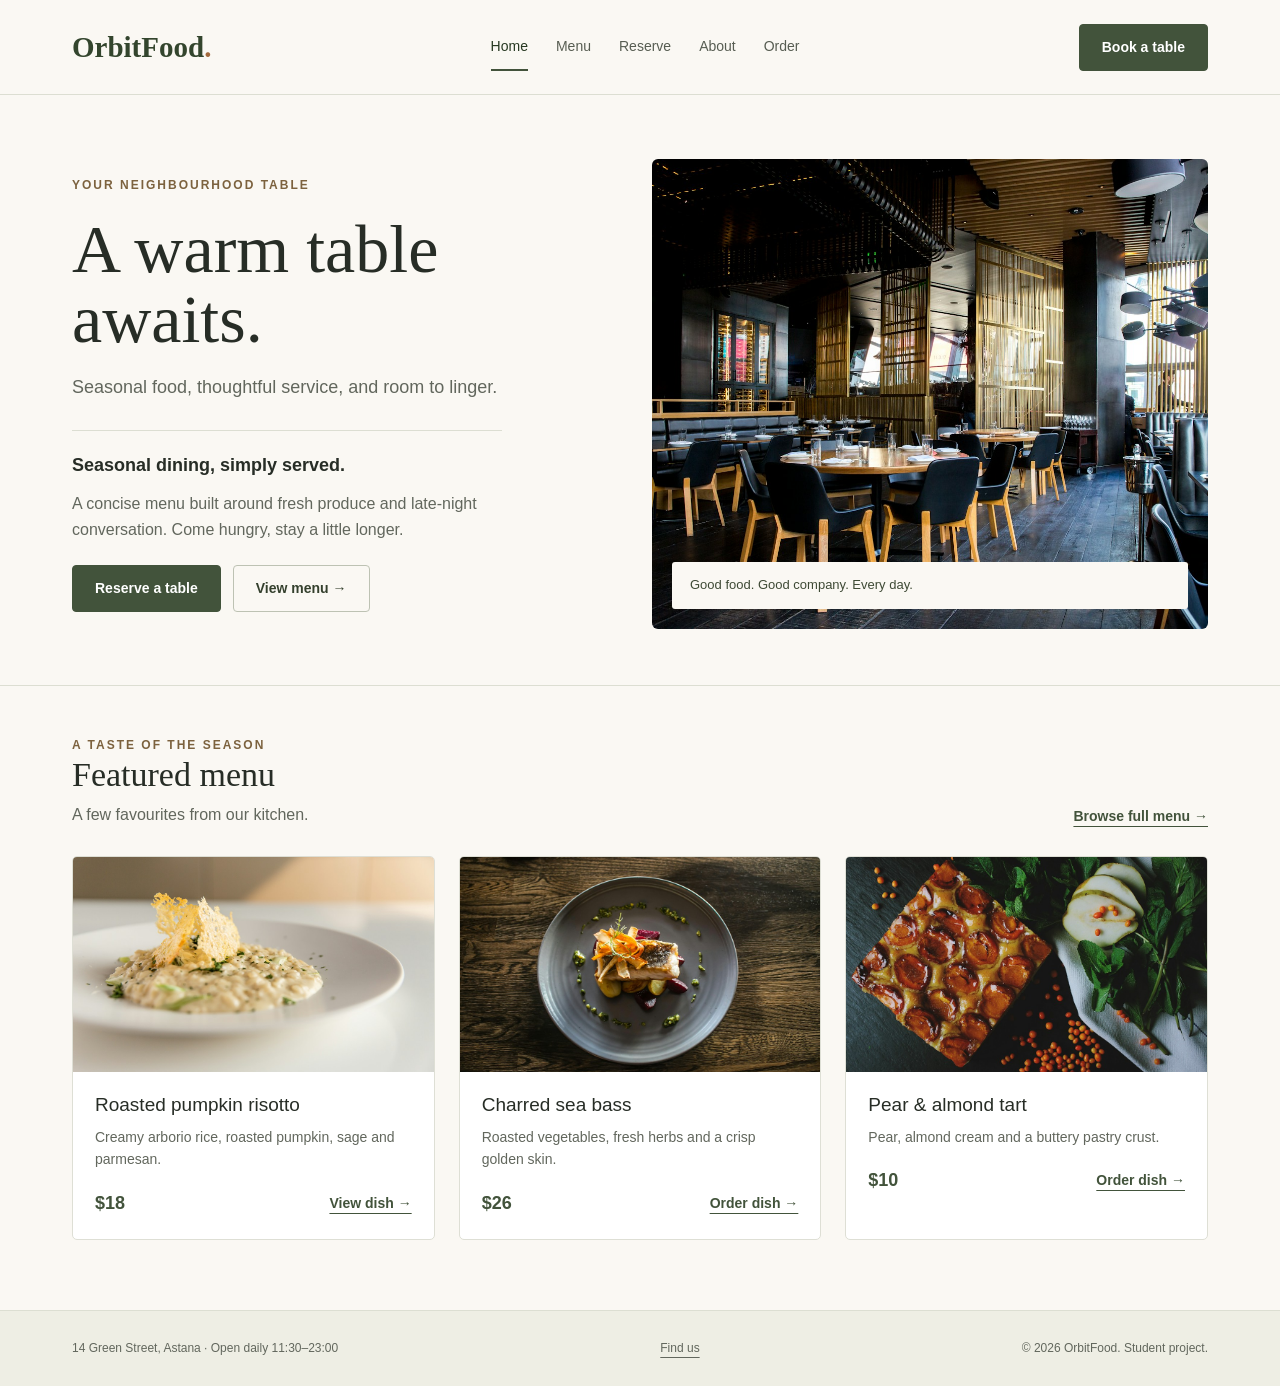
<file: index.html>
<!DOCTYPE html>
<html lang="en">
<head>
    <meta charset="UTF-8">
    <meta name="viewport" content="width=device-width, initial-scale=1.0">
    <meta name="description" content="Seasonal dining, simply served at OrbitFood, a seasonal restaurant website made for the Web Technologies I midterm.">
    <title>Seasonal dining, simply served | OrbitFood</title>
    <link rel="stylesheet" href="bootstrap/bootstrap.css">
    <link rel="stylesheet" href="css/style.css">
</head>
<body>
    <a class="skip-link" href="#main">Skip to content</a>
    <header class="header">
        <nav class="container navigation" aria-label="Main navigation">
            <a class="logo" href="index.html">OrbitFood<span>.</span></a>
            <ul class="nav-list">
                <li><a href="index.html" class="active" aria-current="page">Home</a></li>
                <li><a href="menu.html">Menu</a></li>
                <li><a href="reservation.html">Reserve</a></li>
                <li><a href="about.html">About</a></li>
                <li><a href="order.html">Order</a></li>
            </ul>
            <a class="btn btn-dark" href="reservation.html">Book a table</a>
        </nav>
    </header>

    <main id="main">
        <section class="hero">
            <div class="container">
                <div class="row align-items-center gx-4 gy-5">
                    <div class="col-md-6">
                        <p class="eyebrow">Your neighbourhood table</p>
                        <h1 id="home-title">A warm table<br>awaits.</h1>
                        <p class="intro">Seasonal food, thoughtful service, and room to linger.</p>
                        <div class="hero-note">
                            <h2>Seasonal dining, simply served.</h2>
                            <p>A concise menu built around fresh produce and late-night conversation. Come hungry, stay a little longer.</p>
                            <div class="buttons">
                                <a class="btn btn-dark" href="reservation.html">Reserve a table</a>
                                <a class="btn btn-outline-dark" href="menu.html">View menu &rarr;</a>
                            </div>
                        </div>
                    </div>
                    <div class="col-md-6">
                        <figure class="hero-photo">
                            <img src="images/restaurant.jpg" alt="Warm restaurant interior with wooden tables and soft lighting" width="700" height="700">
                            <figcaption class="photo-label">Good food. Good company. Every day.</figcaption>
                        </figure>
                    </div>
                </div>
            </div>
        </section>
        <section class="section" id="featured">
            <div class="container">
                <div class="section-head">
                    <div>
                        <p class="eyebrow">A taste of the season</p>
                        <h2>Featured menu</h2>
                        <p>A few favourites from our kitchen.</p>
                    </div>
                    <a class="text-link" href="menu.html">Browse full menu &rarr;</a>
                </div>
                <div class="food-grid">
                    <article class="food-card" id="risotto">
                        <img src="images/risotto.jpg" alt="Creamy risotto served on a white plate" width="600" height="400" loading="lazy">
                        <div class="food-info">
                            <h3><a href="dish.html">Roasted pumpkin risotto</a></h3>
                            <p>Creamy arborio rice, roasted pumpkin, sage and parmesan.</p>
                            <div class="food-bottom">
                                <span class="price">$18</span>
                                <a class="text-link" href="dish.html">View dish &rarr;</a>
                            </div>
                        </div>
                    </article>
                    <article class="food-card" id="fish">
                        <img src="images/fish.jpg" alt="Sea bass with roasted vegetables on a grey plate" width="600" height="400" loading="lazy">
                        <div class="food-info">
                            <h3><a href="menu.html#fish">Charred sea bass</a></h3>
                            <p>Roasted vegetables, fresh herbs and a crisp golden skin.</p>
                            <div class="food-bottom">
                                <span class="price">$26</span>
                                <a class="text-link" href="order.html#fish-choice">Order dish &rarr;</a>
                            </div>
                        </div>
                    </article>
                    <article class="food-card" id="tart">
                        <img src="images/tart.jpg" alt="Fruit tart served with sliced pear and fresh mint" width="600" height="400" loading="lazy">
                        <div class="food-info">
                            <h3><a href="menu.html#tart">Pear &amp; almond tart</a></h3>
                            <p>Pear, almond cream and a buttery pastry crust.</p>
                            <div class="food-bottom">
                                <span class="price">$10</span>
                                <a class="text-link" href="order.html#tart-choice">Order dish &rarr;</a>
                            </div>
                        </div>
                    </article>
                </div>
            </div>
        </section>
    </main>

    <footer class="footer">
        <div class="container footer-content">
            <p>14 Green Street, Astana <span aria-hidden="true">&middot;</span> Open daily 11:30&ndash;23:00</p>
            <a href="about.html#location">Find us</a>
            <p>&copy; 2026 OrbitFood. Student project.</p>
        </div>
    </footer>
</body>
</html>
</file>
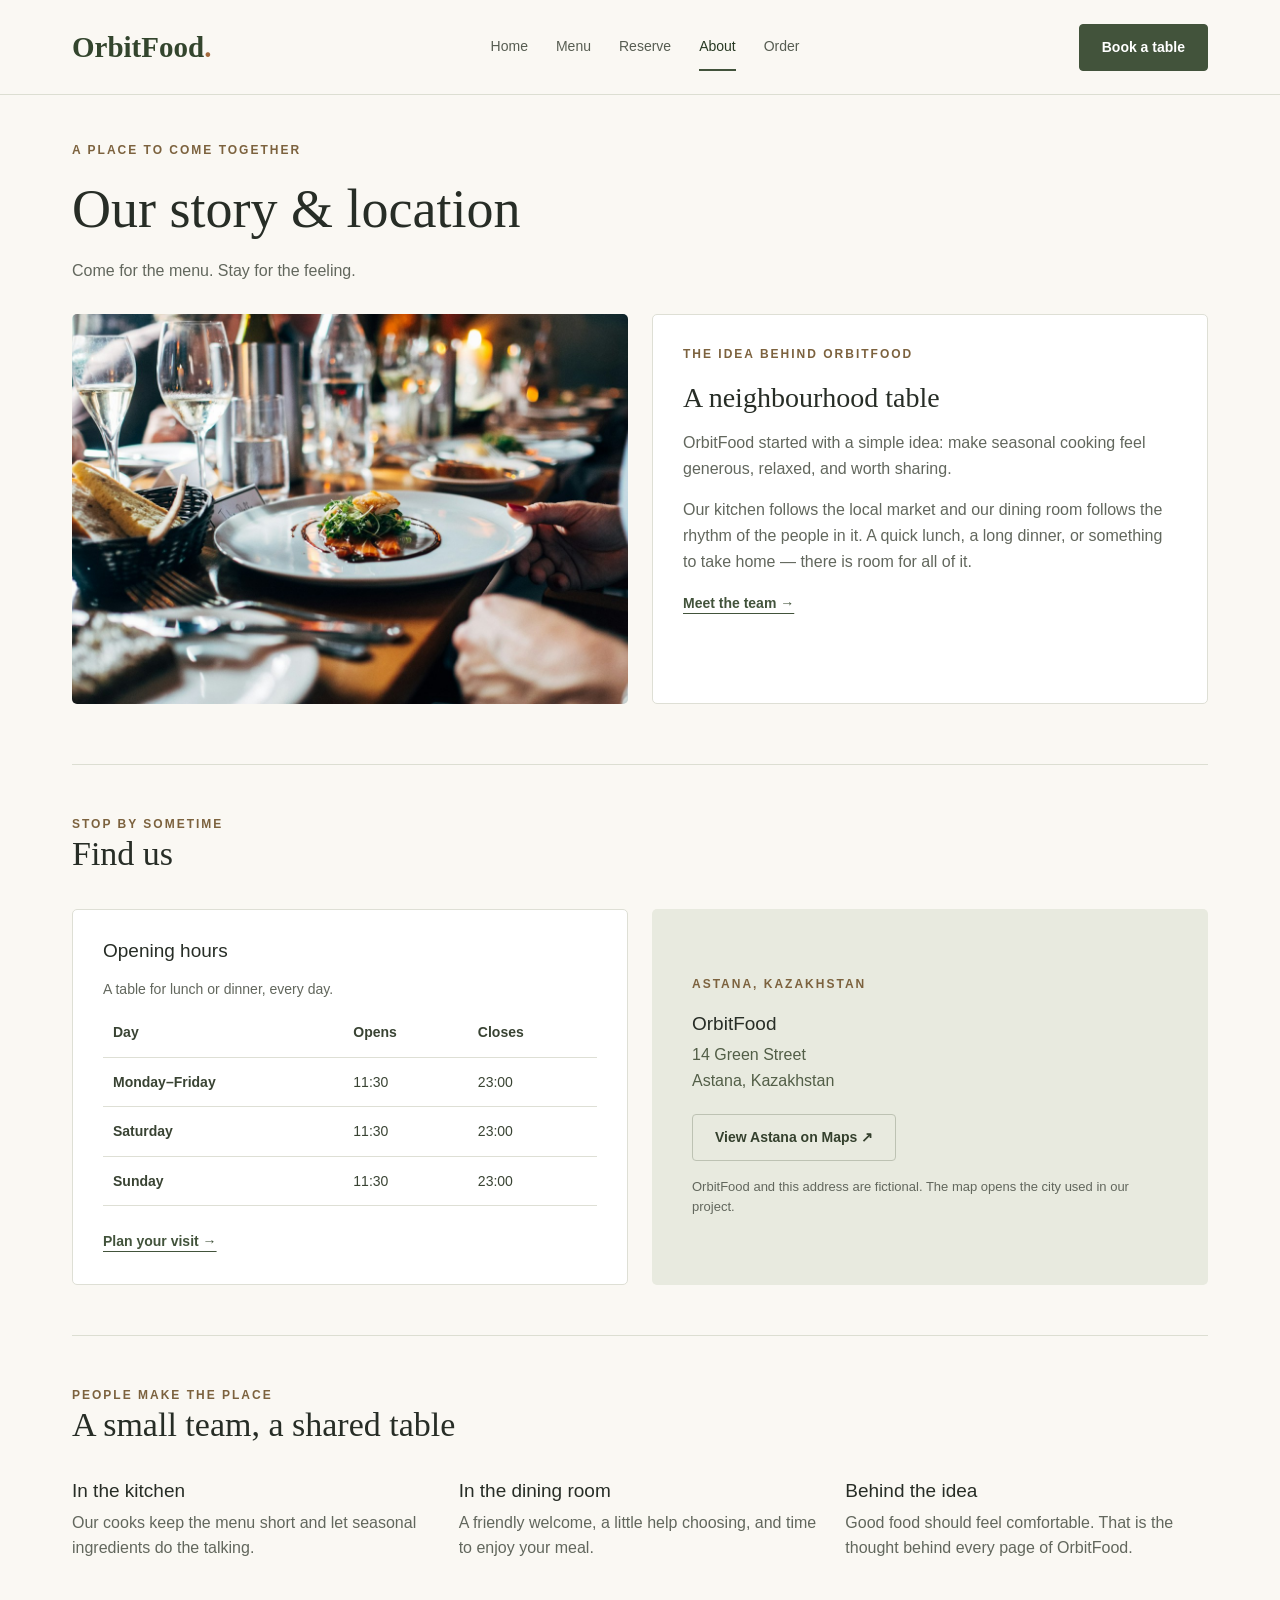
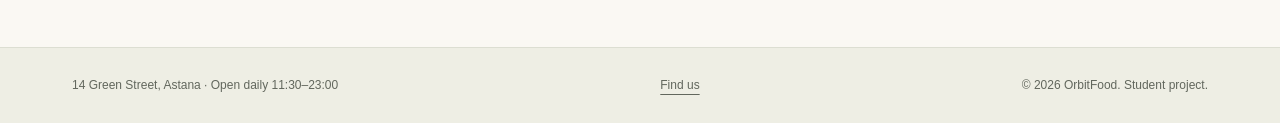
<file: about.html>
<!DOCTYPE html>
<html lang="en">
<head>
    <meta charset="UTF-8">
    <meta name="viewport" content="width=device-width, initial-scale=1.0">
    <meta name="description" content="Our story and location at OrbitFood, a seasonal restaurant website made for the Web Technologies I midterm.">
    <title>Our story and location | OrbitFood</title>
    <link rel="stylesheet" href="bootstrap/bootstrap.css">
    <link rel="stylesheet" href="css/style.css">
</head>
<body>
    <a class="skip-link" href="#main">Skip to content</a>
    <header class="header">
        <nav class="container navigation" aria-label="Main navigation">
            <a class="logo" href="index.html">OrbitFood<span>.</span></a>
            <ul class="nav-list">
                <li><a href="index.html">Home</a></li>
                <li><a href="menu.html">Menu</a></li>
                <li><a href="reservation.html">Reserve</a></li>
                <li><a href="about.html" class="active" aria-current="page">About</a></li>
                <li><a href="order.html">Order</a></li>
            </ul>
            <a class="btn btn-dark" href="reservation.html">Book a table</a>
        </nav>
    </header>

    <main id="main">
        <div class="container">
            <header class="page-top">
                <p class="eyebrow">A place to come together</p>
                <h1>Our story &amp; location</h1>
                <p>Come for the menu. Stay for the feeling.</p>
            </header>
            <section class="page-content row g-4 align-items-stretch" aria-labelledby="story-title">
                <div class="col-md-6">
                    <img class="page-photo" src="images/table.jpg" alt="An inviting restaurant table set for dinner" width="700" height="500">
                </div>
                <div class="col-md-6">
                    <div class="panel">
                        <p class="eyebrow">The idea behind OrbitFood</p>
                        <h2 id="story-title">A neighbourhood table</h2>
                        <p>OrbitFood started with a simple idea: make seasonal cooking feel generous, relaxed, and worth sharing.</p>
                        <p>Our kitchen follows the local market and our dining room follows the rhythm of the people in it. A quick lunch, a long dinner, or something to take home &mdash; there is room for all of it.</p>
                        <a class="text-link" href="#team">Meet the team &rarr;</a>
                    </div>
                </div>
            </section>
            <section class="section" id="location">
                <div class="section-head">
                    <div>
                        <p class="eyebrow">Stop by sometime</p>
                        <h2>Find us</h2>
                    </div>
                </div>
                <div class="row g-4">
                    <div class="col-md-6">
                        <div class="panel">
                            <h3 class="mb-3">Opening hours</h3>
                            <div class="table-responsive">
                                <table class="table hours">
                                    <caption>A table for lunch or dinner, every day.</caption>
                                    <thead>
                                        <tr>
                                            <th scope="col">Day</th>
                                            <th scope="col">Opens</th>
                                            <th scope="col">Closes</th>
                                        </tr>
                                    </thead>
                                    <tbody>
                                        <tr>
                                            <th scope="row">Monday&ndash;Friday</th>
                                            <td>11:30</td>
                                            <td>23:00</td>
                                        </tr>
                                        <tr>
                                            <th scope="row">Saturday</th>
                                            <td>11:30</td>
                                            <td>23:00</td>
                                        </tr>
                                        <tr>
                                            <th scope="row">Sunday</th>
                                            <td>11:30</td>
                                            <td>23:00</td>
                                        </tr>
                                    </tbody>
                                </table>
                            </div>
                            <a class="text-link d-inline-block mt-4" href="reservation.html">Plan your visit &rarr;</a>
                        </div>
                    </div>
                    <div class="col-md-6">
                        <div class="location">
                            <p class="eyebrow">Astana, Kazakhstan</p>
                            <h3>OrbitFood</h3>
                            <address>14 Green Street<br>Astana, Kazakhstan</address>
                            <a class="btn btn-outline-dark" href="https://www.google.com/maps/search/?api=1&amp;query=Astana%2C%20Kazakhstan" target="_blank" rel="noopener noreferrer">View Astana on Maps &nearr;</a>
                            <p class="small-note">OrbitFood and this address are fictional. The map opens the city used in our project.</p>
                        </div>
                    </div>
                </div>
            </section>
            <section class="section" id="team">
                <div class="section-head">
                    <div>
                        <p class="eyebrow">People make the place</p>
                        <h2>A small team, a shared table</h2>
                    </div>
                </div>
                <div class="row g-4">
                    <div class="col-md-4">
                        <h3>In the kitchen</h3>
                        <p>Our cooks keep the menu short and let seasonal ingredients do the talking.</p>
                    </div>
                    <div class="col-md-4">
                        <h3>In the dining room</h3>
                        <p>A friendly welcome, a little help choosing, and time to enjoy your meal.</p>
                    </div>
                    <div class="col-md-4">
                        <h3>Behind the idea</h3>
                        <p>Good food should feel comfortable. That is the thought behind every page of OrbitFood.</p>
                    </div>
                </div>
            </section>
        </div>
    </main>

    <footer class="footer">
        <div class="container footer-content">
            <p>14 Green Street, Astana <span aria-hidden="true">&middot;</span> Open daily 11:30&ndash;23:00</p>
            <a href="about.html#location">Find us</a>
            <p>&copy; 2026 OrbitFood. Student project.</p>
        </div>
    </footer>
</body>
</html>
</file>
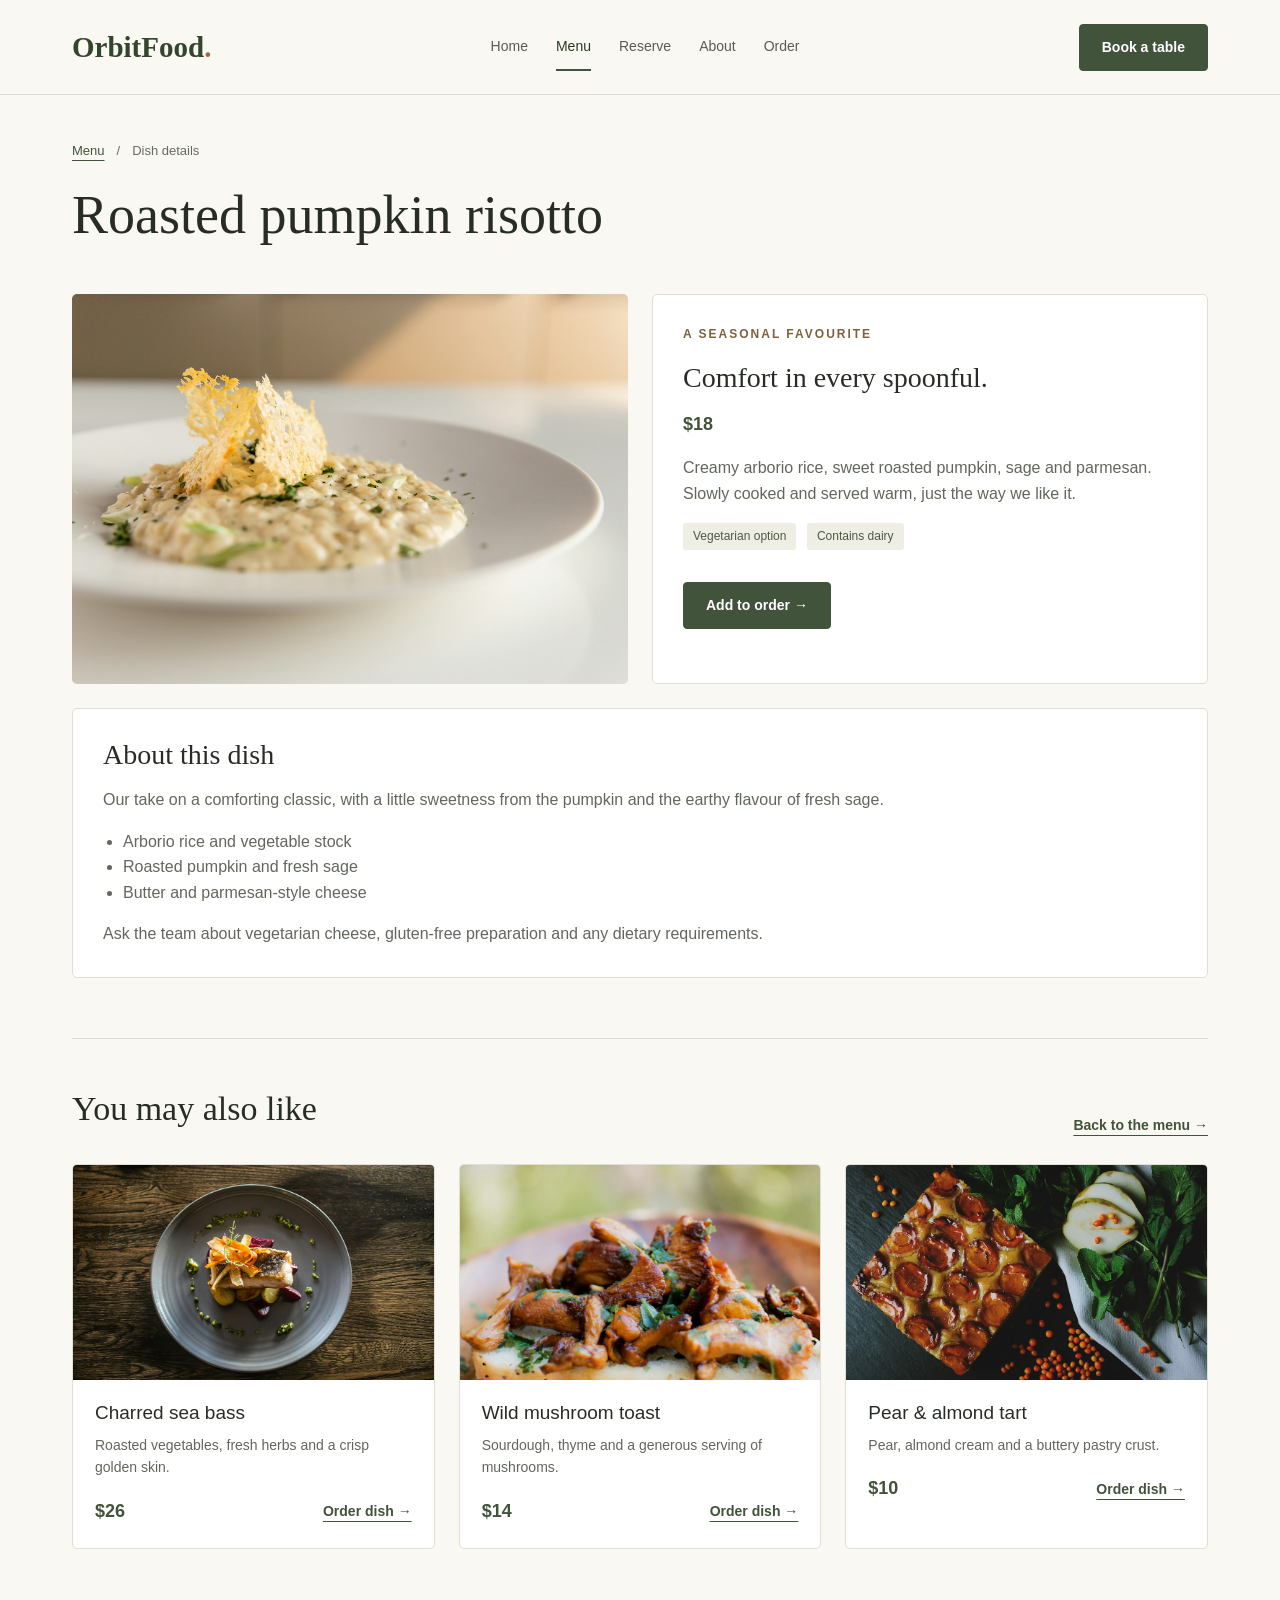
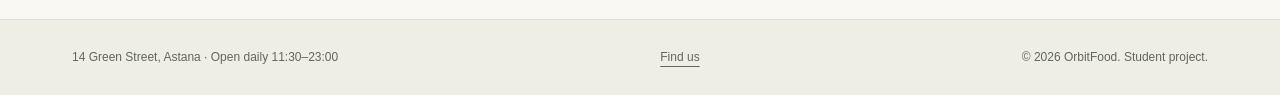
<file: dish.html>
<!DOCTYPE html>
<html lang="en">
<head>
    <meta charset="UTF-8">
    <meta name="viewport" content="width=device-width, initial-scale=1.0">
    <meta name="description" content="Roasted pumpkin risotto at OrbitFood, a seasonal restaurant website made for the Web Technologies I midterm.">
    <title>Roasted pumpkin risotto | OrbitFood</title>
    <link rel="stylesheet" href="bootstrap/bootstrap.css">
    <link rel="stylesheet" href="css/style.css">
</head>
<body>
    <a class="skip-link" href="#main">Skip to content</a>
    <header class="header">
        <nav class="container navigation" aria-label="Main navigation">
            <a class="logo" href="index.html">OrbitFood<span>.</span></a>
            <ul class="nav-list">
                <li><a href="index.html">Home</a></li>
                <li><a href="menu.html" class="active">Menu</a></li>
                <li><a href="reservation.html">Reserve</a></li>
                <li><a href="about.html">About</a></li>
                <li><a href="order.html">Order</a></li>
            </ul>
            <a class="btn btn-dark" href="reservation.html">Book a table</a>
        </nav>
    </header>

    <main id="main">
        <div class="container">
            <header class="page-top">
                <nav aria-label="Breadcrumb">
                    <ol class="crumbs">
                    <li><a href="menu.html">Menu</a></li>
                        <li aria-hidden="true">/</li>
                        <li aria-current="page">Dish details</li>
                    </ol>
                </nav>
                <h1>Roasted pumpkin risotto</h1>
            </header>
            <div class="page-content">
                <div class="row g-4 align-items-stretch">
                    <div class="col-md-6">
                        <img class="page-photo" src="images/risotto.jpg" alt="Creamy risotto with herbs and a parmesan crisp on a white plate" width="700" height="500">
                    </div>
                    <div class="col-md-6">
                        <section class="panel">
                            <p class="eyebrow">A seasonal favourite</p>
                            <h2>Comfort in every spoonful.</h2>
                            <p class="price mb-3">$18</p>
                            <p>Creamy arborio rice, sweet roasted pumpkin, sage and parmesan. Slowly cooked and served warm, just the way we like it.</p>
                            <span class="tag">Vegetarian option</span>
                            <span class="tag">Contains dairy</span>
                            <div class="buttons">
                                <a class="btn btn-dark" href="order.html#risotto-choice">Add to order &rarr;</a>
                            </div>
                        </section>
                    </div>
                </div>
                <section class="panel mt-4">
                    <h2>About this dish</h2>
                    <p>Our take on a comforting classic, with a little sweetness from the pumpkin and the earthy flavour of fresh sage.</p>
                    <ul class="details-list mb-3">
                        <li>Arborio rice and vegetable stock</li>
                        <li>Roasted pumpkin and fresh sage</li>
                        <li>Butter and parmesan-style cheese</li>
                    </ul>
                    <p class="mb-0">Ask the team about vegetarian cheese, gluten-free preparation and any dietary requirements.</p>
                </section>
            </div>
            <section class="section">
                <div class="section-head">
                    <h2>You may also like</h2>
                    <a class="text-link" href="menu.html">Back to the menu &rarr;</a>
                </div>
                <div class="food-grid">
                    <article class="food-card" id="fish">
                        <img src="images/fish.jpg" alt="Sea bass with roasted vegetables on a grey plate" width="600" height="400" loading="lazy">
                        <div class="food-info">
                            <h3><a href="menu.html#fish">Charred sea bass</a></h3>
                            <p>Roasted vegetables, fresh herbs and a crisp golden skin.</p>
                            <div class="food-bottom">
                                <span class="price">$26</span>
                                <a class="text-link" href="order.html#fish-choice">Order dish &rarr;</a>
                            </div>
                        </div>
                    </article>
                    <article class="food-card" id="toast">
                        <img src="images/toast.jpg" alt="Toast topped with golden mushrooms and herbs" width="600" height="400" loading="lazy">
                        <div class="food-info">
                            <h3><a href="menu.html#toast">Wild mushroom toast</a></h3>
                            <p>Sourdough, thyme and a generous serving of mushrooms.</p>
                            <div class="food-bottom">
                                <span class="price">$14</span>
                                <a class="text-link" href="order.html#toast-choice">Order dish &rarr;</a>
                            </div>
                        </div>
                    </article>
                    <article class="food-card" id="tart">
                        <img src="images/tart.jpg" alt="Fruit tart served with sliced pear and fresh mint" width="600" height="400" loading="lazy">
                        <div class="food-info">
                            <h3><a href="menu.html#tart">Pear &amp; almond tart</a></h3>
                            <p>Pear, almond cream and a buttery pastry crust.</p>
                            <div class="food-bottom">
                                <span class="price">$10</span>
                                <a class="text-link" href="order.html#tart-choice">Order dish &rarr;</a>
                            </div>
                        </div>
                    </article>
                </div>
            </section>
        </div>
    </main>

    <footer class="footer">
        <div class="container footer-content">
            <p>14 Green Street, Astana <span aria-hidden="true">&middot;</span> Open daily 11:30&ndash;23:00</p>
            <a href="about.html#location">Find us</a>
            <p>&copy; 2026 OrbitFood. Student project.</p>
        </div>
    </footer>
</body>
</html>
</file>
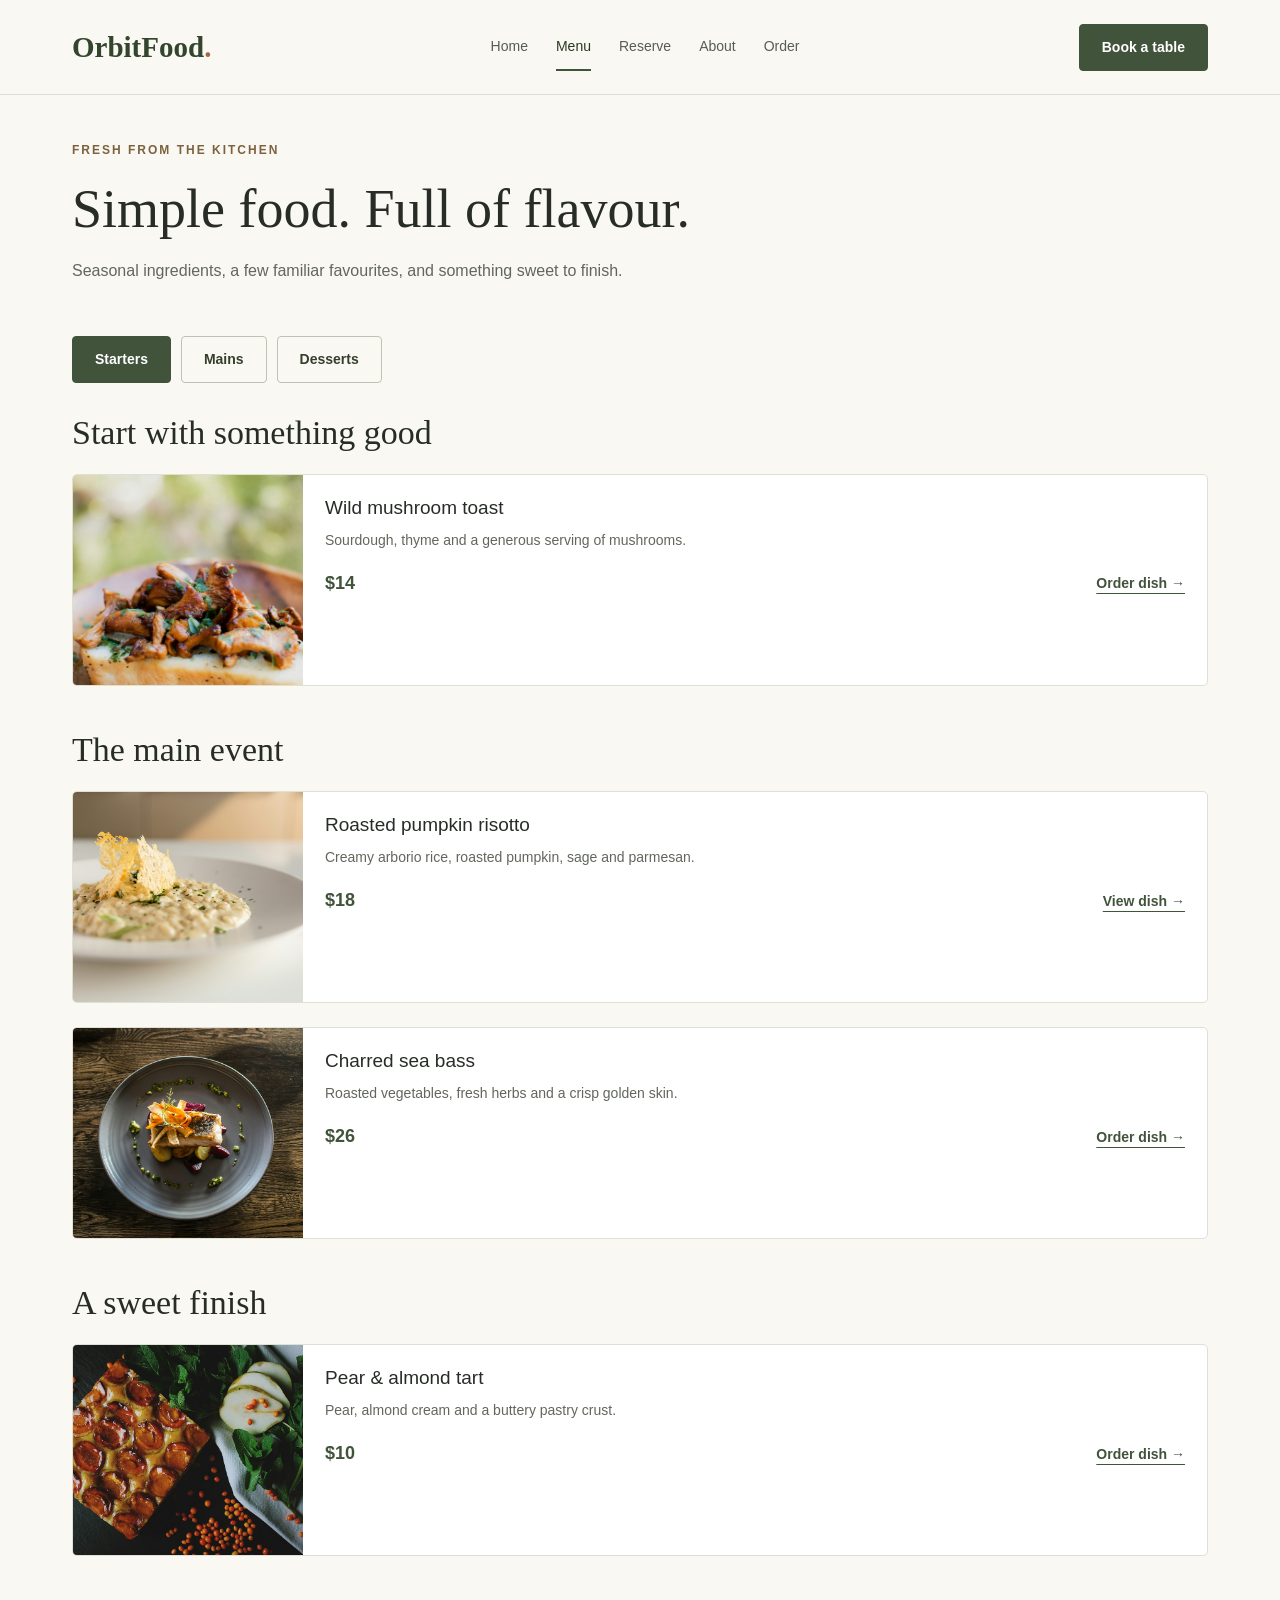
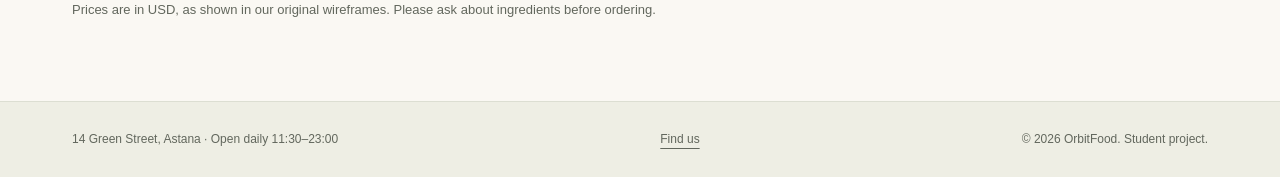
<file: menu.html>
<!DOCTYPE html>
<html lang="en">
<head>
    <meta charset="UTF-8">
    <meta name="viewport" content="width=device-width, initial-scale=1.0">
    <meta name="description" content="Our menu at OrbitFood, a seasonal restaurant website made for the Web Technologies I midterm.">
    <title>Our menu | OrbitFood</title>
    <link rel="stylesheet" href="bootstrap/bootstrap.css">
    <link rel="stylesheet" href="css/style.css">
</head>
<body>
    <a class="skip-link" href="#main">Skip to content</a>
    <header class="header">
        <nav class="container navigation" aria-label="Main navigation">
            <a class="logo" href="index.html">OrbitFood<span>.</span></a>
            <ul class="nav-list">
                <li><a href="index.html">Home</a></li>
                <li><a href="menu.html" class="active" aria-current="page">Menu</a></li>
                <li><a href="reservation.html">Reserve</a></li>
                <li><a href="about.html">About</a></li>
                <li><a href="order.html">Order</a></li>
            </ul>
            <a class="btn btn-dark" href="reservation.html">Book a table</a>
        </nav>
    </header>

    <main id="main">
        <div class="container">
            <header class="page-top">
                <p class="eyebrow">Fresh from the kitchen</p>
                <h1>Simple food. Full of flavour.</h1>
                <p>Seasonal ingredients, a few familiar favourites, and something sweet to finish.</p>
            </header>
            <nav class="category-links" aria-label="Menu categories">
                <a class="btn btn-dark" href="#starters">Starters</a>
                <a class="btn btn-outline-dark" href="#mains">Mains</a>
                <a class="btn btn-outline-dark" href="#desserts">Desserts</a>
            </nav>
            <div class="page-content">
                <section class="menu-section" id="starters">
                    <h2>Start with something good</h2>
                    <div class="food-grid">
                        <article class="food-card" id="toast">
                            <img src="images/toast.jpg" alt="Toast topped with golden mushrooms and herbs" width="600" height="400" loading="lazy">
                            <div class="food-info">
                                <h3><a href="order.html#toast-choice">Wild mushroom toast</a></h3>
                                <p>Sourdough, thyme and a generous serving of mushrooms.</p>
                                <div class="food-bottom">
                                    <span class="price">$14</span>
                                    <a class="text-link" href="order.html#toast-choice">Order dish &rarr;</a>
                                </div>
                            </div>
                        </article>
                    </div>
                </section>
                <section class="menu-section" id="mains">
                    <h2>The main event</h2>
                    <div class="food-grid">
                        <article class="food-card" id="risotto">
                            <img src="images/risotto.jpg" alt="Creamy risotto served on a white plate" width="600" height="400" loading="lazy">
                            <div class="food-info">
                                <h3><a href="dish.html">Roasted pumpkin risotto</a></h3>
                                <p>Creamy arborio rice, roasted pumpkin, sage and parmesan.</p>
                                <div class="food-bottom">
                                    <span class="price">$18</span>
                                    <a class="text-link" href="dish.html">View dish &rarr;</a>
                                </div>
                            </div>
                        </article>
                        <article class="food-card" id="fish">
                            <img src="images/fish.jpg" alt="Sea bass with roasted vegetables on a grey plate" width="600" height="400" loading="lazy">
                            <div class="food-info">
                                <h3><a href="order.html#fish-choice">Charred sea bass</a></h3>
                                <p>Roasted vegetables, fresh herbs and a crisp golden skin.</p>
                                <div class="food-bottom">
                                    <span class="price">$26</span>
                                    <a class="text-link" href="order.html#fish-choice">Order dish &rarr;</a>
                                </div>
                            </div>
                        </article>
                    </div>
                </section>
                <section class="menu-section" id="desserts">
                    <h2>A sweet finish</h2>
                    <div class="food-grid">
                        <article class="food-card" id="tart">
                            <img src="images/tart.jpg" alt="Fruit tart served with sliced pear and fresh mint" width="600" height="400" loading="lazy">
                            <div class="food-info">
                                <h3><a href="order.html#tart-choice">Pear &amp; almond tart</a></h3>
                                <p>Pear, almond cream and a buttery pastry crust.</p>
                                <div class="food-bottom">
                                    <span class="price">$10</span>
                                    <a class="text-link" href="order.html#tart-choice">Order dish &rarr;</a>
                                </div>
                            </div>
                        </article>
                    </div>
                </section>
                <p class="small-note">Prices are in USD, as shown in our original wireframes. Please ask about ingredients before ordering.</p>
            </div>
        </div>
    </main>

    <footer class="footer">
        <div class="container footer-content">
            <p>14 Green Street, Astana <span aria-hidden="true">&middot;</span> Open daily 11:30&ndash;23:00</p>
            <a href="about.html#location">Find us</a>
            <p>&copy; 2026 OrbitFood. Student project.</p>
        </div>
    </footer>
</body>
</html>
</file>
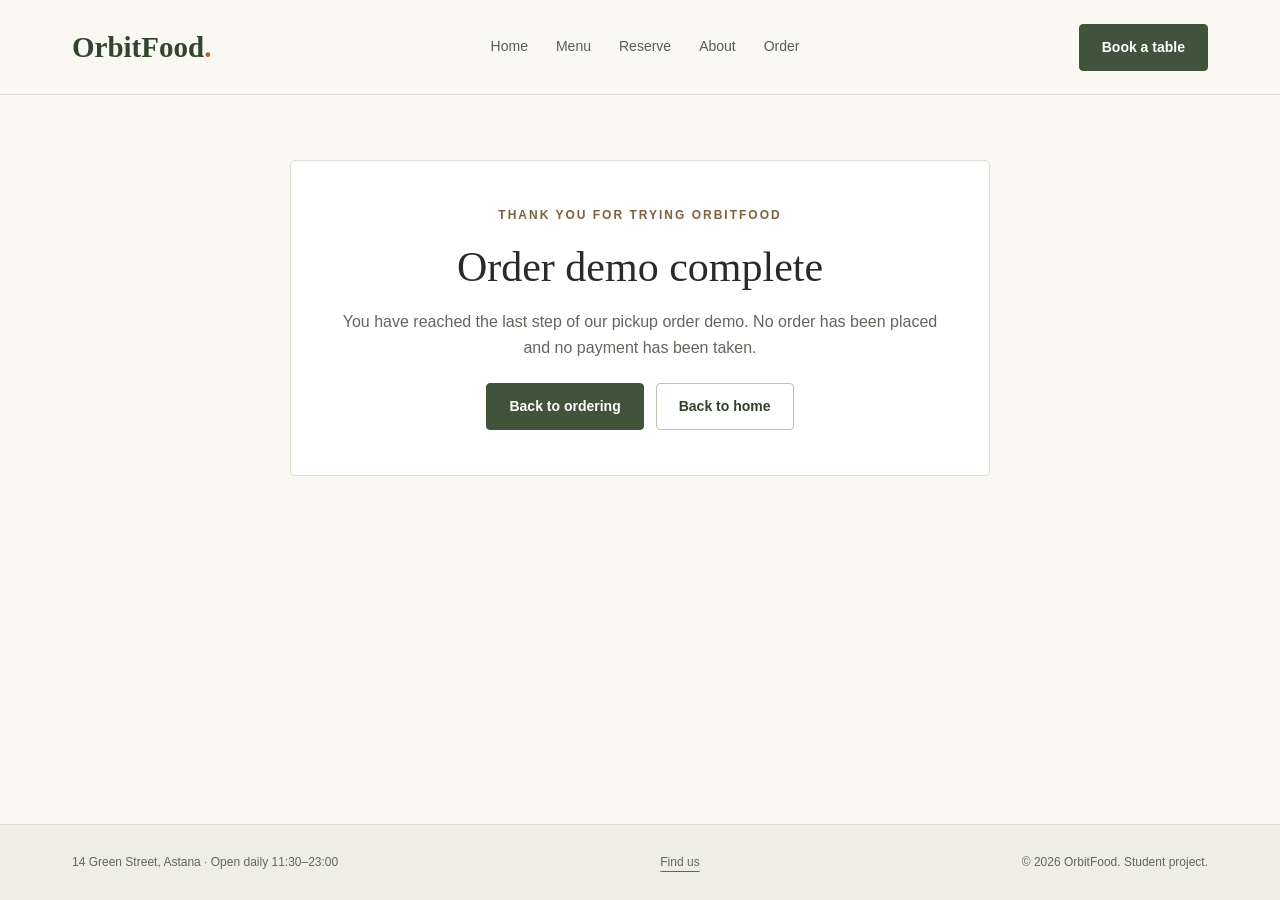
<file: order-result.html>
<!DOCTYPE html>
<html lang="en">
<head>
    <meta charset="UTF-8">
    <meta name="viewport" content="width=device-width, initial-scale=1.0">
    <meta name="description" content="Order demo complete at OrbitFood, a seasonal restaurant website made for the Web Technologies I midterm.">
    <title>Order demo complete | OrbitFood</title>
    <link rel="stylesheet" href="bootstrap/bootstrap.css">
    <link rel="stylesheet" href="css/style.css">
</head>
<body>
    <a class="skip-link" href="#main">Skip to content</a>
    <header class="header">
        <nav class="container navigation" aria-label="Main navigation">
            <a class="logo" href="index.html">OrbitFood<span>.</span></a>
            <ul class="nav-list">
                <li><a href="index.html">Home</a></li>
                <li><a href="menu.html">Menu</a></li>
                <li><a href="reservation.html">Reserve</a></li>
                <li><a href="about.html">About</a></li>
                <li><a href="order.html">Order</a></li>
            </ul>
            <a class="btn btn-dark" href="reservation.html">Book a table</a>
        </nav>
    </header>

    <main id="main">
        <div class="container">
            <section class="result text-center">
                <p class="eyebrow">Thank you for trying OrbitFood</p>
                <h1>Order demo complete</h1>
                <p>You have reached the last step of our pickup order demo. No order has been placed and no payment has been taken.</p>
                <div class="buttons justify-content-center">
                    <a class="btn btn-dark" href="order.html">Back to ordering</a>
                    <a class="btn btn-outline-dark" href="index.html">Back to home</a>
                </div>
            </section>
        </div>
    </main>

    <footer class="footer">
        <div class="container footer-content">
            <p>14 Green Street, Astana <span aria-hidden="true">&middot;</span> Open daily 11:30&ndash;23:00</p>
            <a href="about.html#location">Find us</a>
            <p>&copy; 2026 OrbitFood. Student project.</p>
        </div>
    </footer>
</body>
</html>
</file>
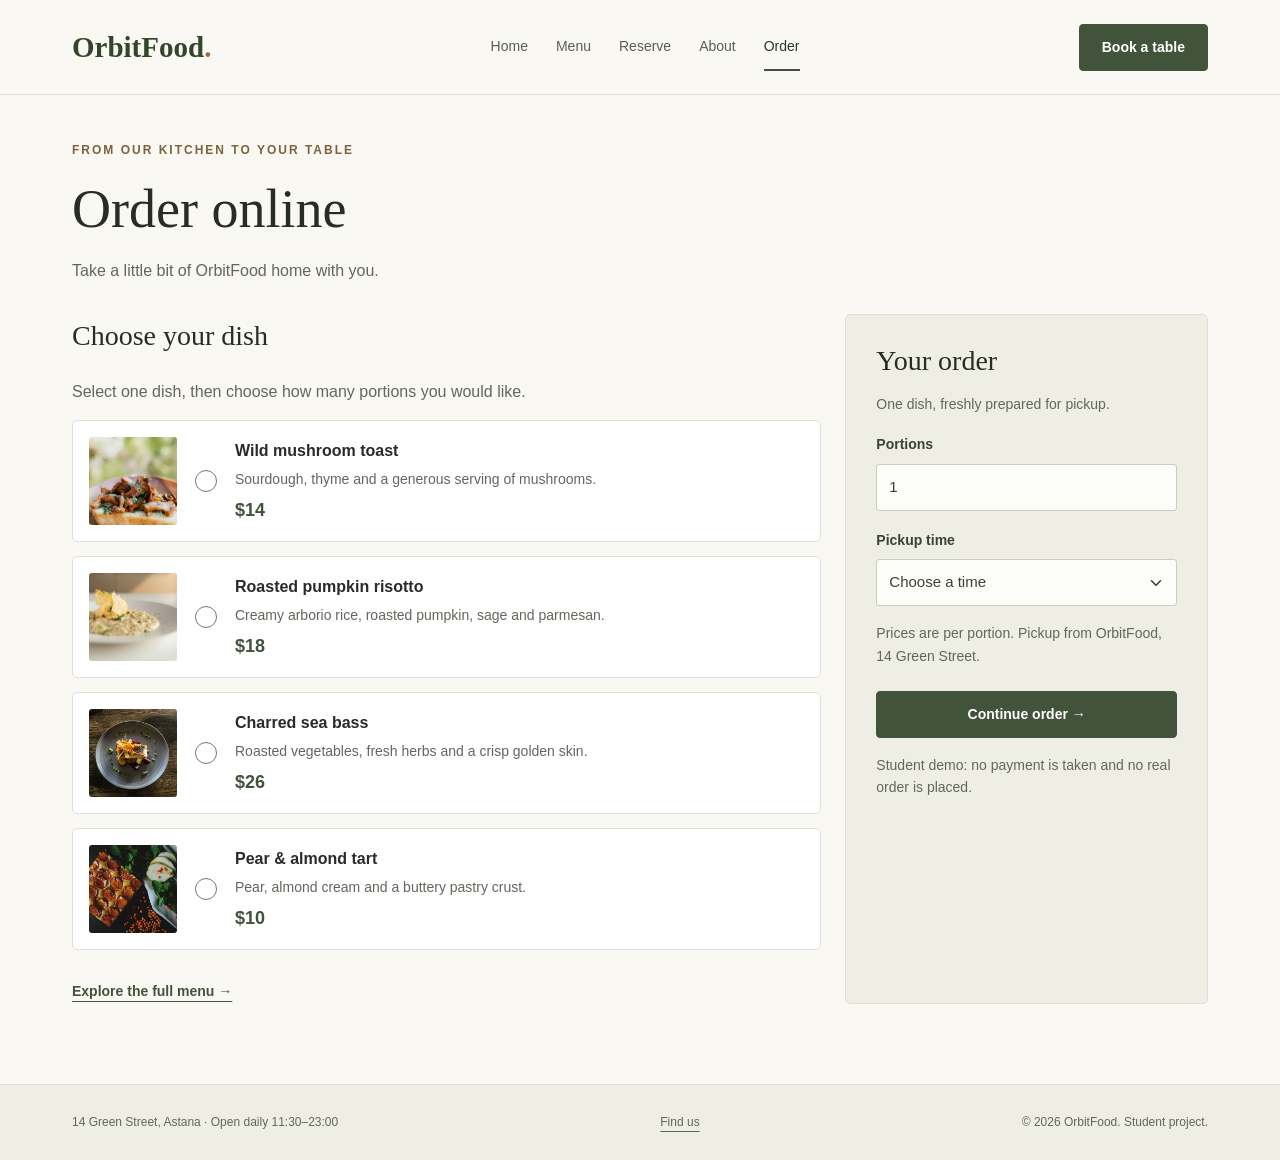
<file: order.html>
<!DOCTYPE html>
<html lang="en">
<head>
    <meta charset="UTF-8">
    <meta name="viewport" content="width=device-width, initial-scale=1.0">
    <meta name="description" content="Order online at OrbitFood, a seasonal restaurant website made for the Web Technologies I midterm.">
    <title>Order online | OrbitFood</title>
    <link rel="stylesheet" href="bootstrap/bootstrap.css">
    <link rel="stylesheet" href="css/style.css">
</head>
<body>
    <a class="skip-link" href="#main">Skip to content</a>
    <header class="header">
        <nav class="container navigation" aria-label="Main navigation">
            <a class="logo" href="index.html">OrbitFood<span>.</span></a>
            <ul class="nav-list">
                <li><a href="index.html">Home</a></li>
                <li><a href="menu.html">Menu</a></li>
                <li><a href="reservation.html">Reserve</a></li>
                <li><a href="about.html">About</a></li>
                <li><a href="order.html" class="active" aria-current="page">Order</a></li>
            </ul>
            <a class="btn btn-dark" href="reservation.html">Book a table</a>
        </nav>
    </header>

    <main id="main">
        <div class="container">
            <header class="page-top">
                <p class="eyebrow">From our kitchen to your table</p>
                <h1>Order online</h1>
                <p>Take a little bit of OrbitFood home with you.</p>
            </header>
            <div class="page-content">
                <form action="order-result.html" method="get">
                    <div class="row g-4">
                        <div class="col-lg-8">
                            <fieldset class="order-list">
                                <legend>Choose your dish</legend>
                                <p>Select one dish, then choose how many portions you would like.</p>
                                <div class="order-item" id="toast-choice">
                                    <img src="images/toast.jpg" alt="Toast topped with golden mushrooms and herbs" width="100" height="100">
                                    <input type="radio" id="choose-toast" name="dish" value="toast" required>
                                    <label for="choose-toast">
                                        <strong>Wild mushroom toast</strong>
                                        <small>Sourdough, thyme and a generous serving of mushrooms.</small>
                                        <span class="price">$14</span>
                                    </label>
                                </div>
                                <div class="order-item" id="risotto-choice">
                                    <img src="images/risotto.jpg" alt="Creamy risotto served on a white plate" width="100" height="100">
                                    <input type="radio" id="choose-risotto" name="dish" value="risotto" required>
                                    <label for="choose-risotto">
                                        <strong>Roasted pumpkin risotto</strong>
                                        <small>Creamy arborio rice, roasted pumpkin, sage and parmesan.</small>
                                        <span class="price">$18</span>
                                    </label>
                                </div>
                                <div class="order-item" id="fish-choice">
                                    <img src="images/fish.jpg" alt="Sea bass with roasted vegetables on a grey plate" width="100" height="100">
                                    <input type="radio" id="choose-fish" name="dish" value="fish" required>
                                    <label for="choose-fish">
                                        <strong>Charred sea bass</strong>
                                        <small>Roasted vegetables, fresh herbs and a crisp golden skin.</small>
                                        <span class="price">$26</span>
                                    </label>
                                </div>
                                <div class="order-item" id="tart-choice">
                                    <img src="images/tart.jpg" alt="Fruit tart served with sliced pear and fresh mint" width="100" height="100">
                                    <input type="radio" id="choose-tart" name="dish" value="tart" required>
                                    <label for="choose-tart">
                                        <strong>Pear &amp; almond tart</strong>
                                        <small>Pear, almond cream and a buttery pastry crust.</small>
                                        <span class="price">$10</span>
                                    </label>
                                </div>
                            </fieldset>
                            <a class="text-link d-inline-block mt-3" href="menu.html">Explore the full menu &rarr;</a>
                        </div>
                        <aside class="col-lg-4">
                            <div class="panel side-panel">
                                <h2>Your order</h2>
                                <p>One dish, freshly prepared for pickup.</p>
                                <div class="mb-3">
                                    <label class="form-label" for="quantity">Portions</label>
                                    <input class="form-control" type="number" id="quantity" name="quantity" min="1" max="6" value="1" required>
                                </div>
                                <div class="mb-3">
                                    <label class="form-label" for="pickup">Pickup time</label>
                                    <select class="form-select" id="pickup" name="pickup" required>
                                        <option value="">Choose a time</option>
                                        <option>12:00</option>
                                        <option>13:30</option>
                                        <option>15:00</option>
                                        <option>17:00</option>
                                        <option>18:30</option>
                                        <option>20:00</option>
                                        <option>21:30</option>
                                    </select>
                                </div>
                                <p class="small-note mb-4">Prices are per portion. Pickup from OrbitFood, 14 Green Street.</p>
                                <button class="btn btn-dark w-100" type="submit">Continue order &rarr;</button>
                                <p class="small-note">Student demo: no payment is taken and no real order is placed.</p>
                            </div>
                        </aside>
                    </div>
                </form>
            </div>
        </div>
    </main>

    <footer class="footer">
        <div class="container footer-content">
            <p>14 Green Street, Astana <span aria-hidden="true">&middot;</span> Open daily 11:30&ndash;23:00</p>
            <a href="about.html#location">Find us</a>
            <p>&copy; 2026 OrbitFood. Student project.</p>
        </div>
    </footer>
</body>
</html>
</file>
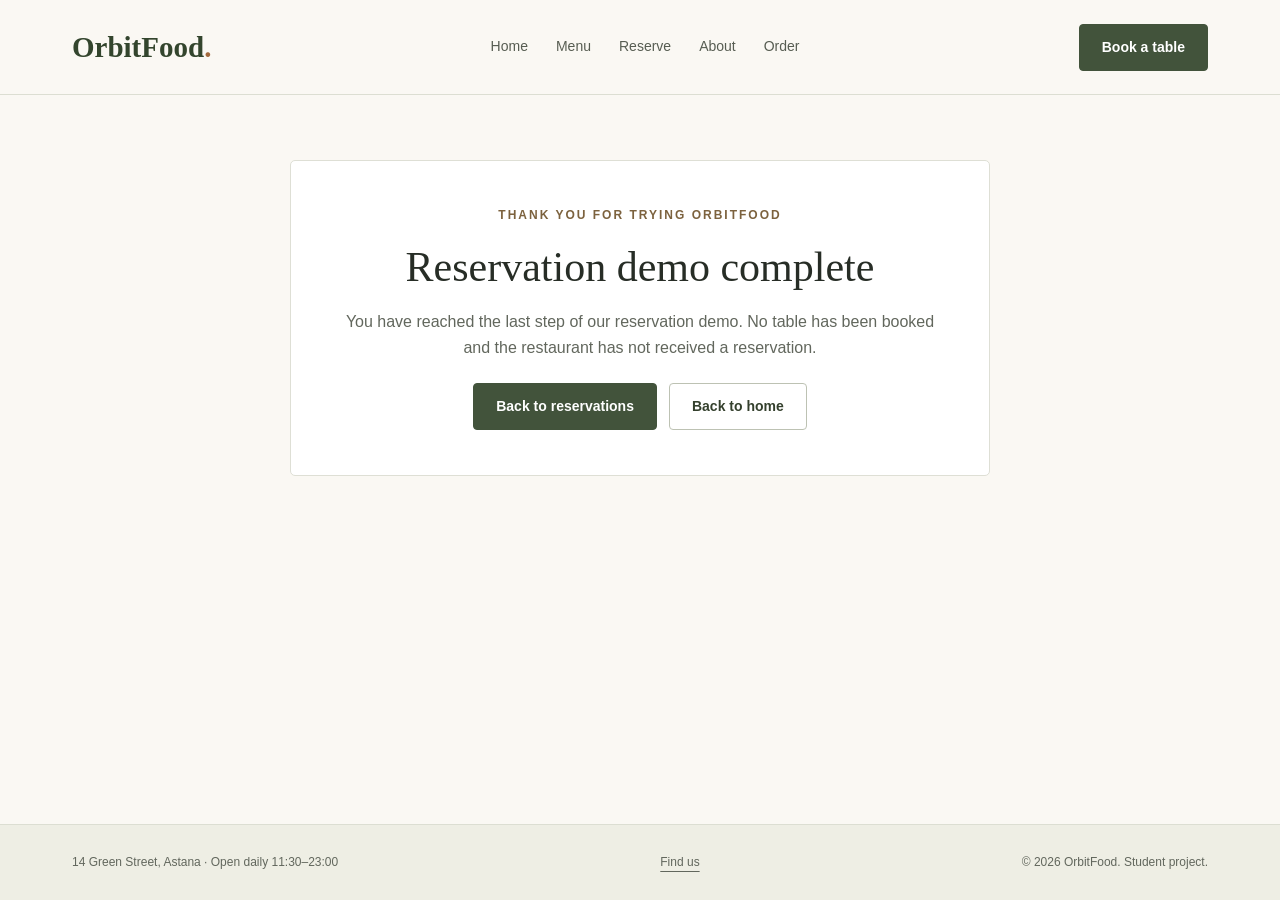
<file: reservation-result.html>
<!DOCTYPE html>
<html lang="en">
<head>
    <meta charset="UTF-8">
    <meta name="viewport" content="width=device-width, initial-scale=1.0">
    <meta name="description" content="Reservation demo complete at OrbitFood, a seasonal restaurant website made for the Web Technologies I midterm.">
    <title>Reservation demo complete | OrbitFood</title>
    <link rel="stylesheet" href="bootstrap/bootstrap.css">
    <link rel="stylesheet" href="css/style.css">
</head>
<body>
    <a class="skip-link" href="#main">Skip to content</a>
    <header class="header">
        <nav class="container navigation" aria-label="Main navigation">
            <a class="logo" href="index.html">OrbitFood<span>.</span></a>
            <ul class="nav-list">
                <li><a href="index.html">Home</a></li>
                <li><a href="menu.html">Menu</a></li>
                <li><a href="reservation.html">Reserve</a></li>
                <li><a href="about.html">About</a></li>
                <li><a href="order.html">Order</a></li>
            </ul>
            <a class="btn btn-dark" href="reservation.html">Book a table</a>
        </nav>
    </header>

    <main id="main">
        <div class="container">
            <section class="result text-center">
                <p class="eyebrow">Thank you for trying OrbitFood</p>
                <h1>Reservation demo complete</h1>
                <p>You have reached the last step of our reservation demo. No table has been booked and the restaurant has not received a reservation.</p>
                <div class="buttons justify-content-center">
                    <a class="btn btn-dark" href="reservation.html">Back to reservations</a>
                    <a class="btn btn-outline-dark" href="index.html">Back to home</a>
                </div>
            </section>
        </div>
    </main>

    <footer class="footer">
        <div class="container footer-content">
            <p>14 Green Street, Astana <span aria-hidden="true">&middot;</span> Open daily 11:30&ndash;23:00</p>
            <a href="about.html#location">Find us</a>
            <p>&copy; 2026 OrbitFood. Student project.</p>
        </div>
    </footer>
</body>
</html>
</file>
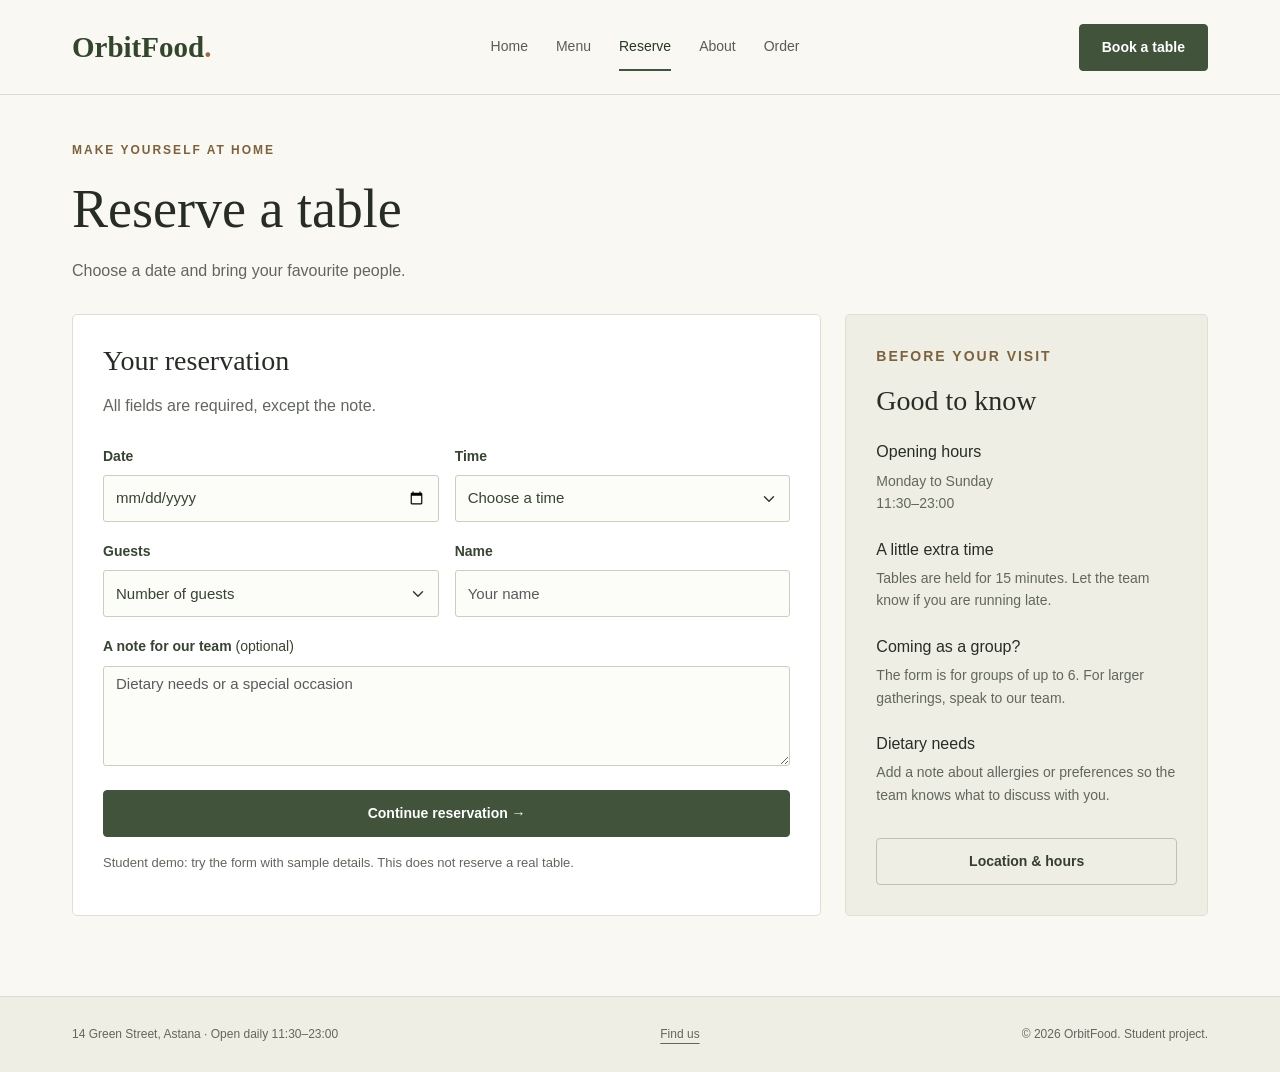
<file: reservation.html>
<!DOCTYPE html>
<html lang="en">
<head>
    <meta charset="UTF-8">
    <meta name="viewport" content="width=device-width, initial-scale=1.0">
    <meta name="description" content="Reserve a table at OrbitFood, a seasonal restaurant website made for the Web Technologies I midterm.">
    <title>Reserve a table | OrbitFood</title>
    <link rel="stylesheet" href="bootstrap/bootstrap.css">
    <link rel="stylesheet" href="css/style.css">
</head>
<body>
    <a class="skip-link" href="#main">Skip to content</a>
    <header class="header">
        <nav class="container navigation" aria-label="Main navigation">
            <a class="logo" href="index.html">OrbitFood<span>.</span></a>
            <ul class="nav-list">
                <li><a href="index.html">Home</a></li>
                <li><a href="menu.html">Menu</a></li>
                <li><a href="reservation.html" class="active" aria-current="page">Reserve</a></li>
                <li><a href="about.html">About</a></li>
                <li><a href="order.html">Order</a></li>
            </ul>
            <a class="btn btn-dark" href="reservation.html">Book a table</a>
        </nav>
    </header>

    <main id="main">
        <div class="container">
            <header class="page-top">
                <p class="eyebrow">Make yourself at home</p>
                <h1>Reserve a table</h1>
                <p>Choose a date and bring your favourite people.</p>
            </header>
            <div class="page-content row g-4">
                <div class="col-lg-8">
                    <section class="panel">
                        <h2>Your reservation</h2>
                        <p class="mb-4">All fields are required, except the note.</p>
                        <form action="reservation-result.html" method="get">
                            <div class="row g-3">
                                <div class="col-md-6">
                                    <label class="form-label" for="date">Date</label>
                                    <input class="form-control" type="date" id="date" name="date" required>
                                </div>
                                <div class="col-md-6">
                                    <label class="form-label" for="time">Time</label>
                                    <select class="form-select" id="time" name="time" required>
                                        <option value="">Choose a time</option>
                                        <option>11:30</option>
                                        <option>13:00</option>
                                        <option>14:30</option>
                                        <option>16:00</option>
                                        <option>17:30</option>
                                        <option>19:00</option>
                                        <option>20:30</option>
                                        <option>21:30</option>
                                    </select>
                                </div>
                                <div class="col-md-6">
                                    <label class="form-label" for="guests">Guests</label>
                                    <select class="form-select" id="guests" name="guests" required>
                                        <option value="">Number of guests</option>
                                        <option value="1">1 guest</option>
                                        <option value="2">2 guests</option>
                                        <option value="3">3 guests</option>
                                        <option value="4">4 guests</option>
                                        <option value="5">5 guests</option>
                                        <option value="6">6 guests</option>
                                    </select>
                                </div>
                                <div class="col-md-6">
                                    <label class="form-label" for="name">Name</label>
                                    <input class="form-control" type="text" id="name" name="name" placeholder="Your name" minlength="2" maxlength="60" required>
                                </div>
                                <div class="col-12">
                                    <label class="form-label" for="note">A note for our team <span class="fw-normal">(optional)</span></label>
                                    <textarea class="form-control" id="note" name="note" rows="3" maxlength="300" placeholder="Dietary needs or a special occasion"></textarea>
                                </div>
                            </div>
                            <button class="btn btn-dark w-100 mt-4" type="submit">Continue reservation &rarr;</button>
                            <p class="small-note">Student demo: try the form with sample details. This does not reserve a real table.</p>
                        </form>
                    </section>
                </div>
                <aside class="col-lg-4">
                    <div class="panel side-panel">
                        <p class="eyebrow">Before your visit</p>
                        <h2>Good to know</h2>
                        <h3>Opening hours</h3>
                        <p>Monday to Sunday<br>11:30&ndash;23:00</p>
                        <h3>A little extra time</h3>
                        <p>Tables are held for 15 minutes. Let the team know if you are running late.</p>
                        <h3>Coming as a group?</h3>
                        <p>The form is for groups of up to 6. For larger gatherings, speak to our team.</p>
                        <h3>Dietary needs</h3>
                        <p>Add a note about allergies or preferences so the team knows what to discuss with you.</p>
                        <a class="btn btn-outline-dark w-100 mt-3" href="about.html#location">Location &amp; hours</a>
                    </div>
                </aside>
            </div>
        </div>
    </main>

    <footer class="footer">
        <div class="container footer-content">
            <p>14 Green Street, Astana <span aria-hidden="true">&middot;</span> Open daily 11:30&ndash;23:00</p>
            <a href="about.html#location">Find us</a>
            <p>&copy; 2026 OrbitFood. Student project.</p>
        </div>
    </footer>
</body>
</html>
</file>
<file: css/style.css>
* {
    box-sizing: border-box;
}

html {
    scroll-behavior: smooth;
}

body {
    display: flex;
    flex-direction: column;
    min-height: 100vh;
    margin: 0;
    background-color: #faf8f3;
    color: #272d26;
    font-family: Arial, sans-serif;
    font-size: 16px;
    line-height: 1.6;
}

main {
    flex: 1;
}

img {
    display: block;
    max-width: 100%;
}

a {
    color: #42533b;
    text-underline-offset: 5px;
}

a:hover {
    color: #24331e;
}

a:focus-visible,
button:focus-visible,
input:focus-visible,
select:focus-visible,
textarea:focus-visible {
    outline: 3px solid #986737;
    outline-offset: 4px;
}

h1,
h2,
h3 {
    color: #272d26;
    line-height: 1.15;
}

h1,
h2 {
    font-family: Georgia, serif;
    font-weight: normal;
}

h1 {
    margin-bottom: 18px;
    font-size: 54px;
}

h2 {
    margin-bottom: 16px;
    font-size: 34px;
}

h3 {
    font-size: 19px;
}

p {
    color: #62675d;
}

.container {
    max-width: 1160px;
}

.header {
    border-bottom: 1px solid #dcded2;
    background-color: #faf8f3;
}

.navigation {
    display: flex;
    align-items: center;
    justify-content: space-between;
    gap: 24px;
    min-height: 94px;
}

.logo {
    color: #33452d;
    font-family: Georgia, serif;
    font-size: 29px;
    font-weight: bold;
    text-decoration: none;
}

.logo span {
    color: #a3693d;
}

.nav-list {
    display: flex;
    flex-wrap: wrap;
    justify-content: center;
    gap: 28px;
    margin: 0;
    padding: 0;
    list-style: none;
}

.nav-list a {
    display: block;
    padding: 12px 0;
    border-bottom: 2px solid transparent;
    color: #575d52;
    font-size: 14px;
    text-decoration: none;
}

.nav-list a:hover,
.nav-list a.active {
    border-bottom-color: #42533b;
    color: #273922;
}

.btn {
    padding: 12px 22px;
    border-radius: 4px;
    font-size: 14px;
    font-weight: bold;
}

.btn-dark {
    border-color: #42533b;
    background-color: #42533b;
    color: #ffffff;
}

.btn-dark:hover,
.btn-dark:focus-visible {
    border-color: #2b3926;
    background-color: #2b3926;
    color: #ffffff;
}

.btn-outline-dark {
    border-color: #bdc2b3;
    color: #34402d;
}

.btn-outline-dark:hover {
    border-color: #42533b;
    background-color: #42533b;
    color: #ffffff;
}

.hero {
    padding: 64px 0 56px;
}

.eyebrow {
    margin-bottom: 18px;
    color: #7c623e;
    font-size: 12px;
    font-weight: bold;
    letter-spacing: 2px;
    text-transform: uppercase;
}

#home-title {
    max-width: 480px;
    font-size: 68px;
    line-height: 1.04;
}

.intro {
    max-width: 440px;
    font-size: 18px;
}

.hero-note {
    max-width: 430px;
    margin-top: 28px;
    padding-top: 24px;
    border-top: 1px solid #dcded2;
}

.hero-note h2 {
    font-family: Arial, sans-serif;
    font-size: 18px;
    font-weight: bold;
}

.buttons {
    display: flex;
    flex-wrap: wrap;
    gap: 12px;
    margin-top: 22px;
}

.hero-photo {
    position: relative;
    margin: 0;
}

.hero-photo img {
    width: 100%;
    height: 470px;
    border-radius: 6px;
    object-fit: cover;
}

.photo-label {
    position: absolute;
    right: 20px;
    bottom: 20px;
    left: 20px;
    padding: 13px 18px;
    border-radius: 3px;
    background-color: #faf8f3;
    color: #3e4a35;
    font-size: 13px;
}

.section {
    padding: 50px 0;
    border-top: 1px solid #dcded2;
}

.section-head {
    display: flex;
    align-items: flex-end;
    justify-content: space-between;
    gap: 24px;
    margin-bottom: 28px;
}

.section-head h2 {
    margin-bottom: 8px;
}

.section-head p {
    margin-bottom: 0;
}

.text-link {
    font-size: 14px;
    font-weight: bold;
}

.food-grid {
    display: grid;
    grid-template-columns: repeat(3, 1fr);
    gap: 24px;
}

.food-card {
    overflow: hidden;
    border: 1px solid #dedfd5;
    border-radius: 5px;
    background-color: #ffffff;
}

.food-card img {
    width: 100%;
    height: 215px;
    object-fit: cover;
}

.food-info {
    padding: 22px;
}

.food-info h3 {
    margin-bottom: 10px;
}

.food-info h3 a {
    color: inherit;
    text-decoration: none;
}

.food-info h3 a:hover {
    text-decoration: underline;
}

.food-info p {
    margin-bottom: 18px;
    font-size: 14px;
}

.food-bottom {
    display: flex;
    align-items: center;
    justify-content: space-between;
    gap: 12px;
}

.price {
    color: #42533b;
    font-size: 18px;
    font-weight: bold;
}

.page-top {
    padding: 46px 0 30px;
}

.page-top p:last-child {
    margin-bottom: 0;
}

.page-content {
    padding-bottom: 60px;
}

.panel {
    height: 100%;
    padding: 30px;
    border: 1px solid #dedfd5;
    border-radius: 5px;
    background-color: #ffffff;
}

.panel h2 {
    font-size: 28px;
}

.side-panel {
    background-color: #eeeee4;
}

.side-panel h3 {
    margin-top: 26px;
    font-size: 16px;
}

.side-panel p,
.side-panel li {
    font-size: 14px;
}

.page-photo {
    width: 100%;
    height: 390px;
    border-radius: 5px;
    object-fit: cover;
}

.crumbs {
    display: flex;
    gap: 12px;
    margin: 0 0 22px;
    padding: 0;
    color: #676c61;
    font-size: 13px;
    list-style: none;
}

.tag {
    display: inline-block;
    margin: 0 6px 10px 0;
    padding: 4px 10px;
    border-radius: 3px;
    background-color: #eeeee4;
    color: #4e5945;
    font-size: 12px;
}

.details-list {
    padding-left: 20px;
    color: #62675d;
}

.category-links {
    display: flex;
    flex-wrap: wrap;
    gap: 10px;
    margin: 22px 0 30px;
}

.menu-section {
    margin-bottom: 44px;
    scroll-margin-top: 24px;
}

.menu-section h2 {
    margin-bottom: 22px;
}

.menu-section .food-grid {
    grid-template-columns: 1fr;
}

.menu-section .food-card {
    display: grid;
    grid-template-columns: 230px 1fr;
}

.menu-section .food-card img {
    height: 210px;
}

img[src="images/toast.jpg"] {
    object-position: center 75%;
}

.form-label {
    margin-bottom: 8px;
    color: #394333;
    font-size: 14px;
    font-weight: bold;
}

.form-control,
.form-select {
    min-height: 47px;
    border-color: #c9cebf;
    border-radius: 3px;
    background-color: #fcfcf8;
    color: #394333;
    font-size: 15px;
}

.form-control:focus,
.form-select:focus {
    border-color: #42533b;
    background-color: #ffffff;
    box-shadow: none;
}

textarea.form-control {
    min-height: 100px;
}

.small-note {
    margin-top: 16px;
    margin-bottom: 0;
    font-size: 13px;
}

.hours {
    margin-bottom: 0;
    font-size: 14px;
}

.hours caption {
    padding-top: 0;
    caption-side: top;
    color: #62675d;
}

.hours th,
.hours td {
    padding: 13px 10px;
    border-color: #dedfd5;
    background-color: transparent;
    color: #394333;
}

.location {
    display: flex;
    flex-direction: column;
    justify-content: center;
    height: 100%;
    padding: 40px;
    border-radius: 5px;
    background-color: #e8eadf;
}

.location address {
    margin-bottom: 20px;
    color: #525e47;
    font-style: normal;
}

.location .btn {
    align-self: flex-start;
}

.order-list {
    margin: 0;
    padding: 0;
    border: 0;
}

.order-list legend {
    margin-bottom: 20px;
    font-family: Georgia, serif;
    font-size: 28px;
}

.order-item {
    display: flex;
    align-items: center;
    gap: 18px;
    margin-bottom: 14px;
    padding: 16px;
    border: 1px solid #dedfd5;
    border-radius: 5px;
    background-color: #ffffff;
}

.order-item img {
    width: 88px;
    height: 88px;
    border-radius: 3px;
    object-fit: cover;
}

.order-item label {
    flex: 1;
    cursor: pointer;
}

.order-item strong,
.order-item small {
    display: block;
}

.order-item small {
    margin: 5px 0;
    color: #62675d;
}

.order-item input {
    width: 22px;
    height: 22px;
    accent-color: #42533b;
    cursor: pointer;
}

.order-item input:checked + label strong {
    color: #4b662f;
    text-decoration: underline;
    text-underline-offset: 4px;
}

.result {
    max-width: 700px;
    margin: 65px auto;
    padding: 45px;
    border: 1px solid #dedfd5;
    border-radius: 5px;
    background-color: #ffffff;
}

.result h1 {
    font-size: 42px;
}

.footer {
    margin-top: 20px;
    padding: 28px 0;
    border-top: 1px solid #dcded2;
    background-color: #eeeee4;
}

.footer-content {
    display: flex;
    flex-wrap: wrap;
    align-items: center;
    justify-content: space-between;
    gap: 15px;
}

.footer p,
.footer a {
    margin: 0;
    color: #62675d;
    font-size: 12px;
}

.skip-link {
    position: absolute;
    top: -70px;
    left: 12px;
    z-index: 10;
    padding: 12px 18px;
    background-color: #ffffff;
}

.skip-link:focus {
    top: 12px;
}

@media (max-width: 991px) {
    .navigation {
        gap: 16px;
    }

    .nav-list {
        gap: 18px;
    }

    #home-title {
        font-size: 54px;
    }

    .hero-photo img {
        height: 440px;
    }

    .food-grid {
        grid-template-columns: repeat(2, 1fr);
    }

    .page-photo {
        height: 360px;
    }
}

@media (max-width: 767px) {
    .navigation {
        flex-wrap: wrap;
        padding-top: 16px;
        padding-bottom: 12px;
    }

    .nav-list {
        order: 3;
        width: 100%;
        justify-content: space-between;
        gap: 10px;
    }

    .hero {
        padding-top: 35px;
    }

    h1,
    #home-title {
        font-size: 46px;
    }

    .hero-photo img {
        height: 340px;
    }

    .hero-note,
    .intro {
        max-width: none;
    }

    .section-head {
        align-items: flex-start;
        flex-direction: column;
        gap: 12px;
    }

    .food-grid {
        grid-template-columns: 1fr;
    }

    .food-card img {
        height: 260px;
    }

    .menu-section .food-card {
        grid-template-columns: 1fr;
    }

    .menu-section .food-card img {
        height: 240px;
    }

    .panel,
    .location,
    .result {
        padding: 24px;
    }

    .order-item {
        gap: 12px;
        padding: 12px;
    }

    .order-item img {
        width: 62px;
        height: 75px;
    }

    .order-item small {
        font-size: 12px;
    }

    .footer-content {
        flex-direction: column;
        align-items: flex-start;
    }
}
</file>
